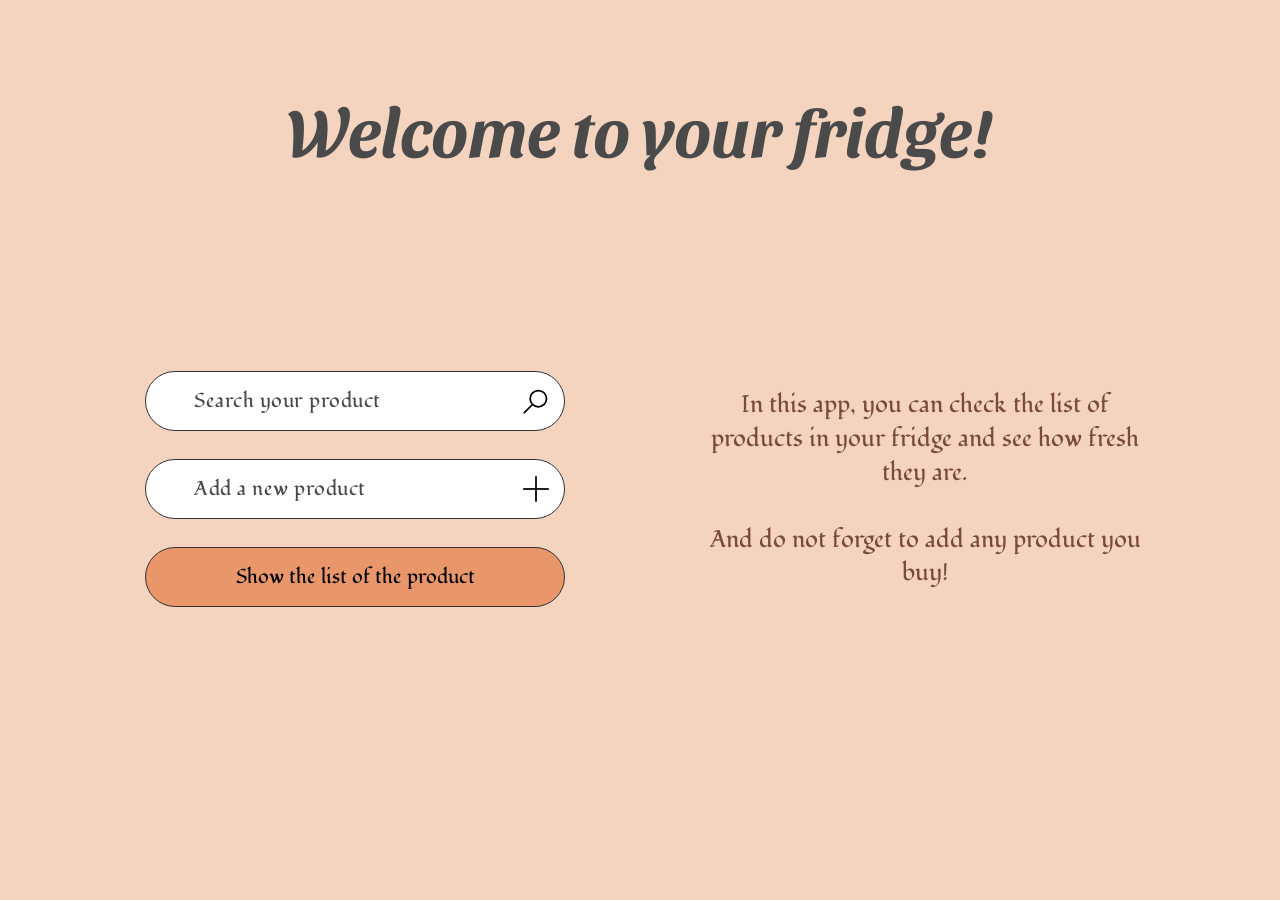
<file: index.html>
<!DOCTYPE html>
<html lang="en">
<head>
  <meta charset="UTF-8">
  <meta name="viewport" content="width=device-width, initial-scale=1.0">
  <title>Your fridge</title>
  <link rel="preconnect" href="https://fonts.googleapis.com">
  <link rel="preconnect" href="https://fonts.gstatic.com" crossorigin>
  <link href="https://fonts.googleapis.com/css2?family=Fondamento&family=Sansita+Swashed:wght@600&display=swap" rel="stylesheet">
  <link rel="stylesheet" href="/styles/style.css">
</head>
<body>
  <main class="screen">
    <h1 class="title">Welcome to your fridge!</h1>

    <div class="actions">
      <label class="field">
        <input type="text" placeholder="Search your product">
        <svg class="icon" viewBox="0 0 24 24" fill="none" stroke="currentColor" stroke-width="1.5" aria-hidden="true">
          <circle cx="14" cy="10" r="7"/>
          <line x1="9" y1="15" x2="2" y2="22" stroke-linecap="round"/>
        </svg>
      </label>

      <label class="field">
        <input id="add-input" type="text" placeholder="Add a new product">
        <button id="add-btn" class="icon-btn" type="button" aria-label="Add product">
          <svg class="icon" viewBox="0 0 24 24" fill="none" stroke="currentColor" stroke-width="1.5" aria-hidden="true">
            <line x1="12" y1="1" x2="12" y2="23"/>
            <line x1="1" y1="12" x2="23" y2="12"/>
          </svg>
        </button>
      </label>

      <a class="primary" href="list.html">Show the list of the product</a>
    </div>

    <p class="hint">
      In this app, you can check the list of products in your fridge and see how fresh they are.
      <br><br>
      And do not forget to add any product you buy!
    </p>
  </main>

  <script>
    const addInput = document.getElementById('add-input');
    const addBtn = document.getElementById('add-btn');

    function addProduct() {
      const name = addInput.value.trim();
      if (!name) return;
      // TODO: send `name` to the Java backend (fetch POST) when it's ready
      console.log('Add product:', name);
      addInput.value = '';   // clear the field
      addInput.focus();
    }

    addInput.addEventListener('keydown', e => {
      if (e.key === 'Enter') {
        e.preventDefault();
        addProduct();
      }
    });
    addBtn.addEventListener('click', addProduct);
  </script>
</body>
</html>
</file>
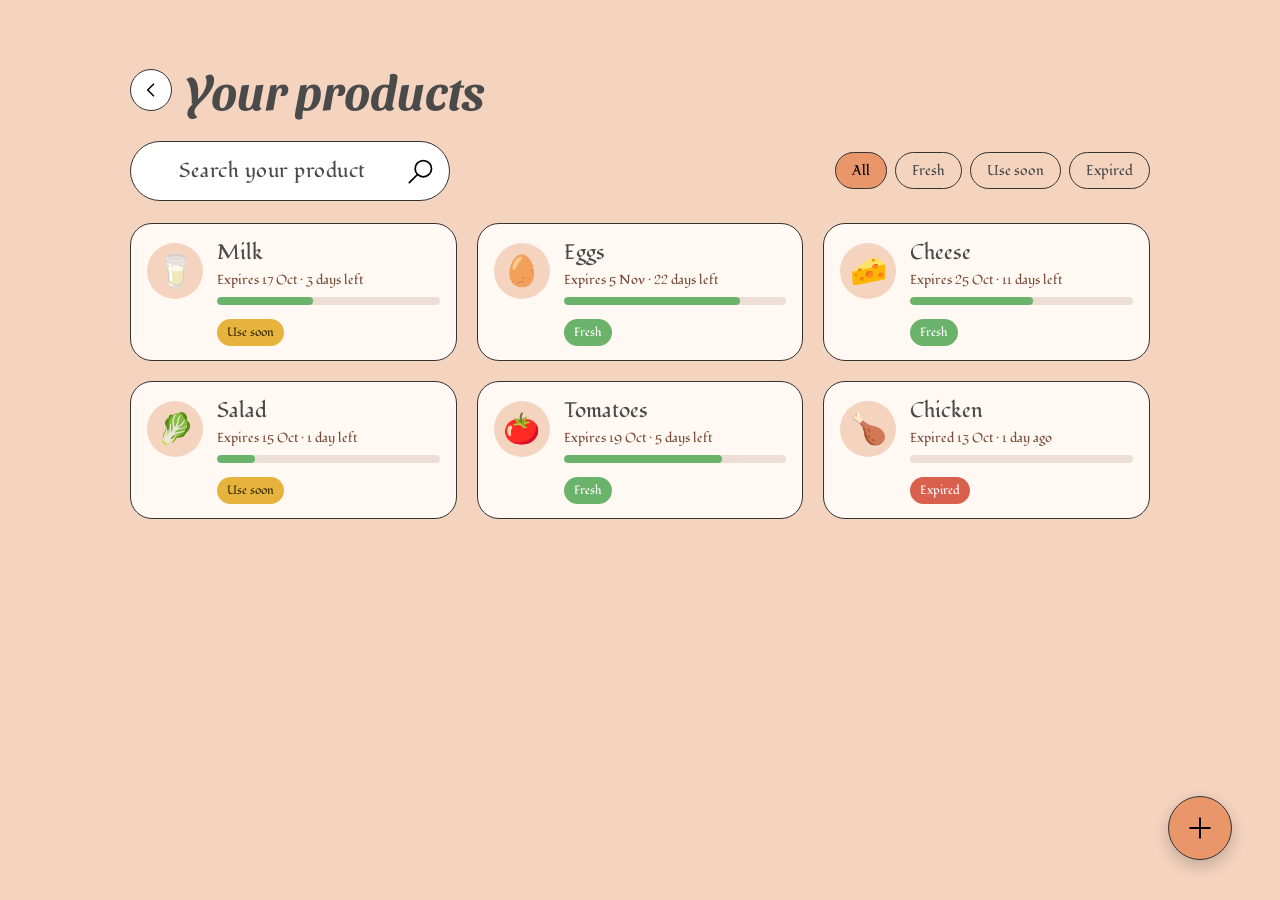
<file: pages/list.html>
<!DOCTYPE html>
<html lang="en">
<head>
  <meta charset="UTF-8">
  <meta name="viewport" content="width=device-width, initial-scale=1.0">
  <title>Product list</title>
  <link rel="preconnect" href="https://fonts.googleapis.com">
  <link rel="preconnect" href="https://fonts.gstatic.com" crossorigin>
  <link href="https://fonts.googleapis.com/css2?family=Fondamento&family=Sansita+Swashed:wght@600&display=swap" rel="stylesheet">
  <link rel="stylesheet" href="/styles/style.css">
  <link rel="stylesheet" href="/styles/pages.css">
</head>
<body class="inner">
  <main class="page">
    <header class="topbar">
      <a class="back" href="index.html" aria-label="Back">
        <svg viewBox="0 0 24 24" fill="none" stroke="currentColor" stroke-width="1.8" stroke-linecap="round" stroke-linejoin="round"><polyline points="15 5 8 12 15 19"/></svg>
      </a>
      <h1 class="page-title">Your products</h1>
    </header>

    <section class="toolbar">
      <label class="field">
        <input id="search" type="text" placeholder="Search your product">
        <svg class="icon" viewBox="0 0 24 24" fill="none" stroke="currentColor" stroke-width="1.5" aria-hidden="true">
          <circle cx="14" cy="10" r="7"/><line x1="9" y1="15" x2="2" y2="22" stroke-linecap="round"/>
        </svg>
      </label>
      <div class="chips" id="chips">
        <button class="chip active" data-filter="all">All</button>
        <button class="chip" data-filter="fresh">Fresh</button>
        <button class="chip" data-filter="soon">Use soon</button>
        <button class="chip" data-filter="expired">Expired</button>
      </div>
    </section>

    <section class="grid" id="grid">
      <a class="card" href="product.html" data-status="soon" data-name="milk">
        <div class="emoji">🥛</div>
        <div>
          <div class="card-name">Milk</div>
          <div class="card-meta">Expires 17 Oct · 3 days left</div>
          <div class="bar is-soon"><span style="width:43%"></span></div>
        </div>
        <span class="badge is-soon">Use soon</span>
      </a>

      <a class="card" href="product.html" data-status="fresh" data-name="eggs">
        <div class="emoji">🥚</div>
        <div>
          <div class="card-name">Eggs</div>
          <div class="card-meta">Expires 5 Nov · 22 days left</div>
          <div class="bar is-fresh"><span style="width:79%"></span></div>
        </div>
        <span class="badge is-fresh">Fresh</span>
      </a>

      <a class="card" href="product.html" data-status="fresh" data-name="cheese">
        <div class="emoji">🧀</div>
        <div>
          <div class="card-name">Cheese</div>
          <div class="card-meta">Expires 25 Oct · 11 days left</div>
          <div class="bar is-fresh"><span style="width:55%"></span></div>
        </div>
        <span class="badge is-fresh">Fresh</span>
      </a>

      <a class="card" href="product.html" data-status="soon" data-name="salad">
        <div class="emoji">🥬</div>
        <div>
          <div class="card-name">Salad</div>
          <div class="card-meta">Expires 15 Oct · 1 day left</div>
          <div class="bar is-soon"><span style="width:17%"></span></div>
        </div>
        <span class="badge is-soon">Use soon</span>
      </a>

      <a class="card" href="product.html" data-status="fresh" data-name="tomatoes">
        <div class="emoji">🍅</div>
        <div>
          <div class="card-name">Tomatoes</div>
          <div class="card-meta">Expires 19 Oct · 5 days left</div>
          <div class="bar is-fresh"><span style="width:71%"></span></div>
        </div>
        <span class="badge is-fresh">Fresh</span>
      </a>

      <a class="card" href="product.html" data-status="expired" data-name="chicken">
        <div class="emoji">🍗</div>
        <div>
          <div class="card-name">Chicken</div>
          <div class="card-meta">Expired 13 Oct · 1 day ago</div>
          <div class="bar is-expired"><span style="width:0%"></span></div>
        </div>
        <span class="badge is-expired">Expired</span>
      </a>
    </section>

    <p class="empty" id="empty">Nothing found 🧐</p>

    <a class="fab" href="index.html" aria-label="Add product">
      <svg viewBox="0 0 24 24" fill="none" stroke="currentColor" stroke-width="1.8" stroke-linecap="round"><line x1="12" y1="3" x2="12" y2="21"/><line x1="3" y1="12" x2="21" y2="12"/></svg>
    </a>
  </main>

  <script>
    // Simple client-side filter (placeholder until the Java backend is ready)
    const cards = [...document.querySelectorAll('.card')];
    const search = document.getElementById('search');
    const empty = document.getElementById('empty');
    let filter = 'all';

    function apply() {
      const q = search.value.trim().toLowerCase();
      let shown = 0;
      cards.forEach(c => {
        const ok = (filter === 'all' || c.dataset.status === filter) && c.dataset.name.includes(q);
        c.style.display = ok ? '' : 'none';
        if (ok) shown++;
      });
      empty.style.display = shown ? 'none' : 'block';
    }

    document.getElementById('chips').addEventListener('click', e => {
      const chip = e.target.closest('.chip');
      if (!chip) return;
      document.querySelectorAll('.chip').forEach(c => c.classList.remove('active'));
      chip.classList.add('active');
      filter = chip.dataset.filter;
      apply();
    });
    search.addEventListener('input', apply);
  </script>
</body>
</html>
</file>
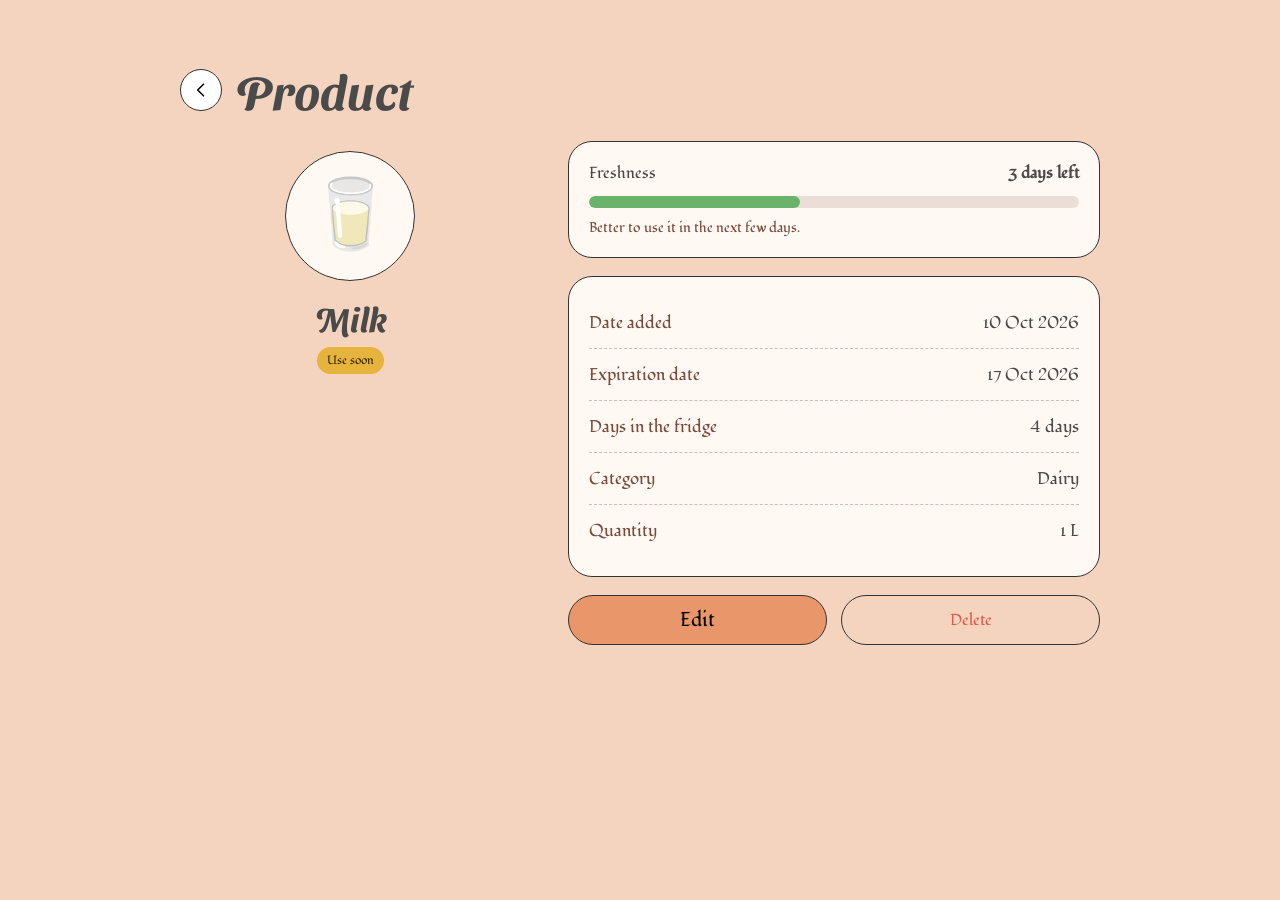
<file: pages/product.html>
<!DOCTYPE html>
<html lang="en">
<head>
  <meta charset="UTF-8">
  <meta name="viewport" content="width=device-width, initial-scale=1.0">
  <title>Milk</title>
  <link rel="preconnect" href="https://fonts.googleapis.com">
  <link rel="preconnect" href="https://fonts.gstatic.com" crossorigin>
  <link href="https://fonts.googleapis.com/css2?family=Fondamento&family=Sansita+Swashed:wght@600&display=swap" rel="stylesheet">
  <link rel="stylesheet" href="/styles/style.css">
  <link rel="stylesheet" href="/styles/pages.css">
</head>
<body class="inner">
  <main class="page details">
    <header class="topbar">
      <a class="back" href="list.html" aria-label="Back to list">
        <svg viewBox="0 0 24 24" fill="none" stroke="currentColor" stroke-width="1.8" stroke-linecap="round" stroke-linejoin="round"><polyline points="15 5 8 12 15 19"/></svg>
      </a>
      <h1 class="page-title">Product</h1>
    </header>

    <div class="details-layout">
      <section class="hero">
        <div class="emoji-big">🥛</div>
        <h2>Milk</h2>
        <span class="badge is-soon">Use soon</span>
      </section>

      <div>
        <section class="panel">
          <div class="freshness-row">
            <span>Freshness</span>
            <strong>3 days left</strong>
          </div>
          <div class="bar is-soon"><span style="width:43%"></span></div>
          <p class="note">Better to use it in the next few days.</p>
        </section>

        <section class="panel">
          <ul class="facts">
            <li><span class="label">Date added</span><span class="value">10 Oct 2026</span></li>
            <li><span class="label">Expiration date</span><span class="value">17 Oct 2026</span></li>
            <li><span class="label">Days in the fridge</span><span class="value">4 days</span></li>
            <li><span class="label">Category</span><span class="value">Dairy</span></li>
            <li><span class="label">Quantity</span><span class="value">1 L</span></li>
          </ul>
        </section>

        <div class="buttons">
          <a class="primary" href="#">Edit</a>
          <button class="btn-outline" type="button">Delete</button>
        </div>
      </div>
    </div>
  </main>
</body>
</html>
</file>
<file: styles/style.css>
:root {
  --bg: #f4d3bf;
  --title: #4a4a4a;
  --text: #7a4b3a;
  --accent: #e8966a;
  --border: #333;
  --white: #fff;
}

* { box-sizing: border-box; margin: 0; padding: 0; }

body {
  background: var(--bg);
  font-family: "Fondamento", "Comic Sans MS", cursive;
  color: var(--text);
  display: flex;
  justify-content: center;
  min-height: 100vh;
}

.screen {
  width: 100%;
  max-width: 402px;
  min-height: 874px;
  padding: 98px 20px 40px;
  display: flex;
  flex-direction: column;
  align-items: center;
}

.title {
  font-family: "Sansita Swashed", "Fondamento", cursive;
  font-weight: 600;
  font-size: 38px;
  line-height: 1.15;
  text-align: center;
  color: var(--title);
  max-width: 280px;
}

.actions {
  width: 100%;
  max-width: 265px;
  margin-top: 100px;
  display: flex;
  flex-direction: column;
  gap: 25px;
}

.field,
.primary {
  width: 100%;
  height: 45px;
  border: 1px solid var(--border);
  border-radius: 999px;
  font-family: inherit;
  font-size: 16px;
}

.field {
  background: var(--white);
  display: flex;
  align-items: center;
  justify-content: space-between;
  padding: 0 14px 0 40px;
  color: var(--title);
  cursor: pointer;
}

.field input {
  flex: 1;
  min-width: 0;
  border: none;
  outline: none;
  background: transparent;
  font-family: inherit;
  font-size: 16px;
  color: var(--title);
  letter-spacing: 0.5px;
}

.field input::placeholder { color: var(--title); opacity: 1; }

.icon-btn {
  background: none;
  border: none;
  padding: 0;
  display: flex;
  cursor: pointer;

}

.icon-btn:active { transform: scale(.9); }

.icon {
  width: 24px;
  height: 24px;
  color: #000;
  flex-shrink: 0;
}

.primary {
  background: var(--accent);
  color: #000;
  display: flex;
  align-items: center;
  justify-content: center;
  text-decoration: none;
  cursor: pointer;
  transition: transform .15s ease, filter .15s ease;
}

.primary:hover { filter: brightness(1.05); }
.primary:active { transform: scale(.98); }

.field:focus-within,
.primary:focus-visible {
  outline: 2px solid var(--text);
  outline-offset: 2px;
}

.hint {
  margin-top: auto;
  padding-top: 80px;
  max-width: 260px;
  text-align: center;
  font-size: 19px;
  line-height: 1.3;
  color: var(--text);
}

/* ---------- Tablet ---------- */
@media (min-width: 768px) {
  .screen {
    max-width: 720px;
    min-height: 100vh;
    padding-top: 90px;
  }

  .title {
    font-size: 52px;
    max-width: 520px;
  }

  .actions {
    max-width: 380px;
    margin-top: 70px;
  }

  .field,
  .primary {
    height: 54px;
    font-size: 18px;
  }

  .field input { font-size: 18px; }

  .hint {
    font-size: 22px;
    max-width: 440px;
  }
}

/* ---------- Desktop ---------- */
@media (min-width: 1100px) {
  .screen {
    max-width: 1180px;
    display: grid;
    grid-template-columns: 1fr 1fr;
    grid-template-rows: auto 1fr;
    column-gap: 80px;
    align-items: center;
    justify-items: center;
    padding: 90px 60px;
  }

  .title {
    grid-column: 1 / -1;
    font-size: 68px;
    max-width: 900px;
  }

  .actions {
    margin-top: 0;
    max-width: 420px;
    gap: 28px;
  }

  .field,
  .primary {
    height: 60px;
    font-size: 20px;
  }

  .field { padding-left: 48px; }
  .field input { font-size: 20px; }
  .icon { width: 28px; height: 28px; }

  .hint {
    margin-top: 0;
    padding-top: 0;
    max-width: 460px;
    font-size: 24px;
    line-height: 1.4;
  }

  .primary:hover { transform: translateY(-2px); }
}

/* Скрыть иконку, когда в поле есть текст */
.field:has(input:not(:placeholder-shown)) .icon,
.field:has(input:not(:placeholder-shown)) .icon-btn {
  opacity: 0;
  pointer-events: none;
  transition: opacity .15s ease;
}
</file>
<file: styles/pages.css>
/* Shared styles for list.html and product.html */
:root {
  --fresh: #6bb36b;
  --soon: #e6b33c;
  --expired: #d9604c;
  --card: #fff8f3;
}

body.inner { display: block; }

.page {
  width: 100%;
  max-width: 480px;
  margin: 0 auto;
  padding: 28px 20px 48px;
}

/* ---------- Top bar ---------- */
.topbar {
  display: flex;
  align-items: center;
  gap: 14px;
  margin-bottom: 24px;
}

.back {
  width: 42px;
  height: 42px;
  border-radius: 50%;
  border: 1px solid var(--border);
  background: var(--white);
  display: grid;
  place-items: center;
  color: #000;
  text-decoration: none;
  flex-shrink: 0;
  transition: transform .15s ease;
}
.back:hover { transform: translateX(-2px); }
.back svg { width: 20px; height: 20px; }

.page-title {
  font-family: "Sansita Swashed", "Fondamento", cursive;
  font-weight: 600;
  font-size: 30px;
  line-height: 1.1;
  color: var(--title);
}

/* ---------- Toolbar ---------- */
.toolbar { display: flex; flex-direction: column; gap: 16px; margin-bottom: 22px; }

.chips { display: flex; gap: 8px; flex-wrap: wrap; }

.chip {
  font-family: inherit;
  font-size: 14px;
  padding: 8px 16px;
  border-radius: 999px;
  border: 1px solid var(--border);
  background: transparent;
  color: var(--title);
  cursor: pointer;
  transition: background .15s ease;
}
.chip:hover { background: rgba(255,255,255,.5); }
.chip.active { background: var(--accent); color: #000; }

/* ---------- Product cards ---------- */
.grid { display: grid; gap: 14px; }

.card {
  display: grid;
  grid-template-columns: 56px 1fr auto;
  align-items: center;
  gap: 14px;
  padding: 14px 16px;
  background: var(--card);
  border: 1px solid var(--border);
  border-radius: 22px;
  color: inherit;
  text-decoration: none;
  transition: transform .15s ease, box-shadow .15s ease;
}
.card:hover { transform: translateY(-2px); box-shadow: 0 6px 16px rgba(122, 75, 58, .18); }

.emoji {
  width: 56px;
  height: 56px;
  border-radius: 50%;
  background: var(--bg);
  display: grid;
  place-items: center;
  font-size: 30px;
}

.card-name { font-size: 19px; color: var(--title); margin-bottom: 4px; }
.card-meta { font-size: 13px; color: var(--text); }

.bar {
  height: 8px;
  border-radius: 999px;
  background: rgba(122, 75, 58, .15);
  overflow: hidden;
  margin-top: 8px;
}
.bar > span { display: block; height: 100%; border-radius: 999px; background: var(--fresh); }

.badge {
  font-size: 12px;
  padding: 5px 10px;
  border-radius: 999px;
  color: #fff;
  white-space: nowrap;
  background: var(--fresh);
}

.is-fresh   .bar > span, .is-fresh.badge   { background: var(--fresh); }
.is-soon    .bar > span, .is-soon.badge    { background: var(--soon); color: #3b2a00; }
.is-expired .bar > span, .is-expired.badge { background: var(--expired); }

.empty { display: none; text-align: center; padding: 40px 0; color: var(--text); font-size: 18px; }

/* ---------- Add button (floating) ---------- */
.fab {
  position: fixed;
  right: 20px;
  bottom: 24px;
  width: 58px;
  height: 58px;
  border-radius: 50%;
  border: 1px solid var(--border);
  background: var(--accent);
  display: grid;
  place-items: center;
  box-shadow: 0 6px 16px rgba(0,0,0,.2);
  color: #000;
  text-decoration: none;
  transition: transform .15s ease;
}
.fab:hover { transform: scale(1.06); }
.fab svg { width: 26px; height: 26px; }

/* ---------- Product details ---------- */
.hero {
  text-align: center;
  padding: 10px 0 24px;
}
.hero .emoji-big {
  width: 130px;
  height: 130px;
  margin: 0 auto 16px;
  border-radius: 50%;
  background: var(--card);
  border: 1px solid var(--border);
  display: grid;
  place-items: center;
  font-size: 68px;
}
.hero h2 {
  font-family: "Sansita Swashed", "Fondamento", cursive;
  font-weight: 600;
  font-size: 34px;
  color: var(--title);
  margin-bottom: 10px;
}

.panel {
  background: var(--card);
  border: 1px solid var(--border);
  border-radius: 24px;
  padding: 20px;
  margin-bottom: 18px;
}

.freshness-row { display: flex; justify-content: space-between; font-size: 16px; color: var(--title); }
.panel .bar { height: 12px; margin-top: 12px; }
.panel .note { margin-top: 10px; font-size: 14px; color: var(--text); }

.facts { list-style: none; display: grid; gap: 0; }
.facts li {
  display: flex;
  justify-content: space-between;
  gap: 16px;
  padding: 14px 0;
  border-bottom: 1px dashed rgba(122, 75, 58, .35);
  font-size: 17px;
}
.facts li:last-child { border-bottom: none; }
.facts .label { color: var(--text); }
.facts .value { color: var(--title); text-align: right; }

.buttons { display: flex; gap: 14px; margin-top: 6px; }
.buttons .primary,
.btn-outline {
  flex: 1;
  height: 50px;
  display: flex;
  align-items: center;
  justify-content: center;
  text-decoration: none;
}
.btn-outline {
  border: 1px solid var(--border);
  border-radius: 999px;
  background: transparent;
  font-family: inherit;
  font-size: 16px;
  color: var(--expired);
  cursor: pointer;
  transition: background .15s ease;
}
.btn-outline:hover { background: rgba(217, 96, 76, .12); }

/* ---------- Tablet ---------- */
@media (min-width: 768px) {
  .page { max-width: 760px; padding-top: 48px; }
  .page-title { font-size: 40px; }
  .toolbar { flex-direction: row; align-items: center; justify-content: space-between; }
  .toolbar .field { max-width: 320px; }
  .grid { grid-template-columns: 1fr 1fr; }
  .card { grid-template-columns: 56px 1fr; }
  .card .badge { grid-column: 2; justify-self: start; }
}

/* ---------- Desktop ---------- */
@media (min-width: 1100px) {
  .page { max-width: 1100px; padding: 64px 40px; }
  .page-title { font-size: 48px; }
  .grid { grid-template-columns: repeat(3, 1fr); gap: 20px; }
  .card-name { font-size: 21px; }
  .fab { right: 48px; bottom: 40px; width: 64px; height: 64px; }

  .page.details { max-width: 1000px; }
  .details-layout {
    display: grid;
    grid-template-columns: 340px 1fr;
    gap: 48px;
    align-items: start;
  }
  .details-layout .hero { position: sticky; top: 40px; }
  .panel:last-of-type { margin-bottom: 18px; }
}
</file>
